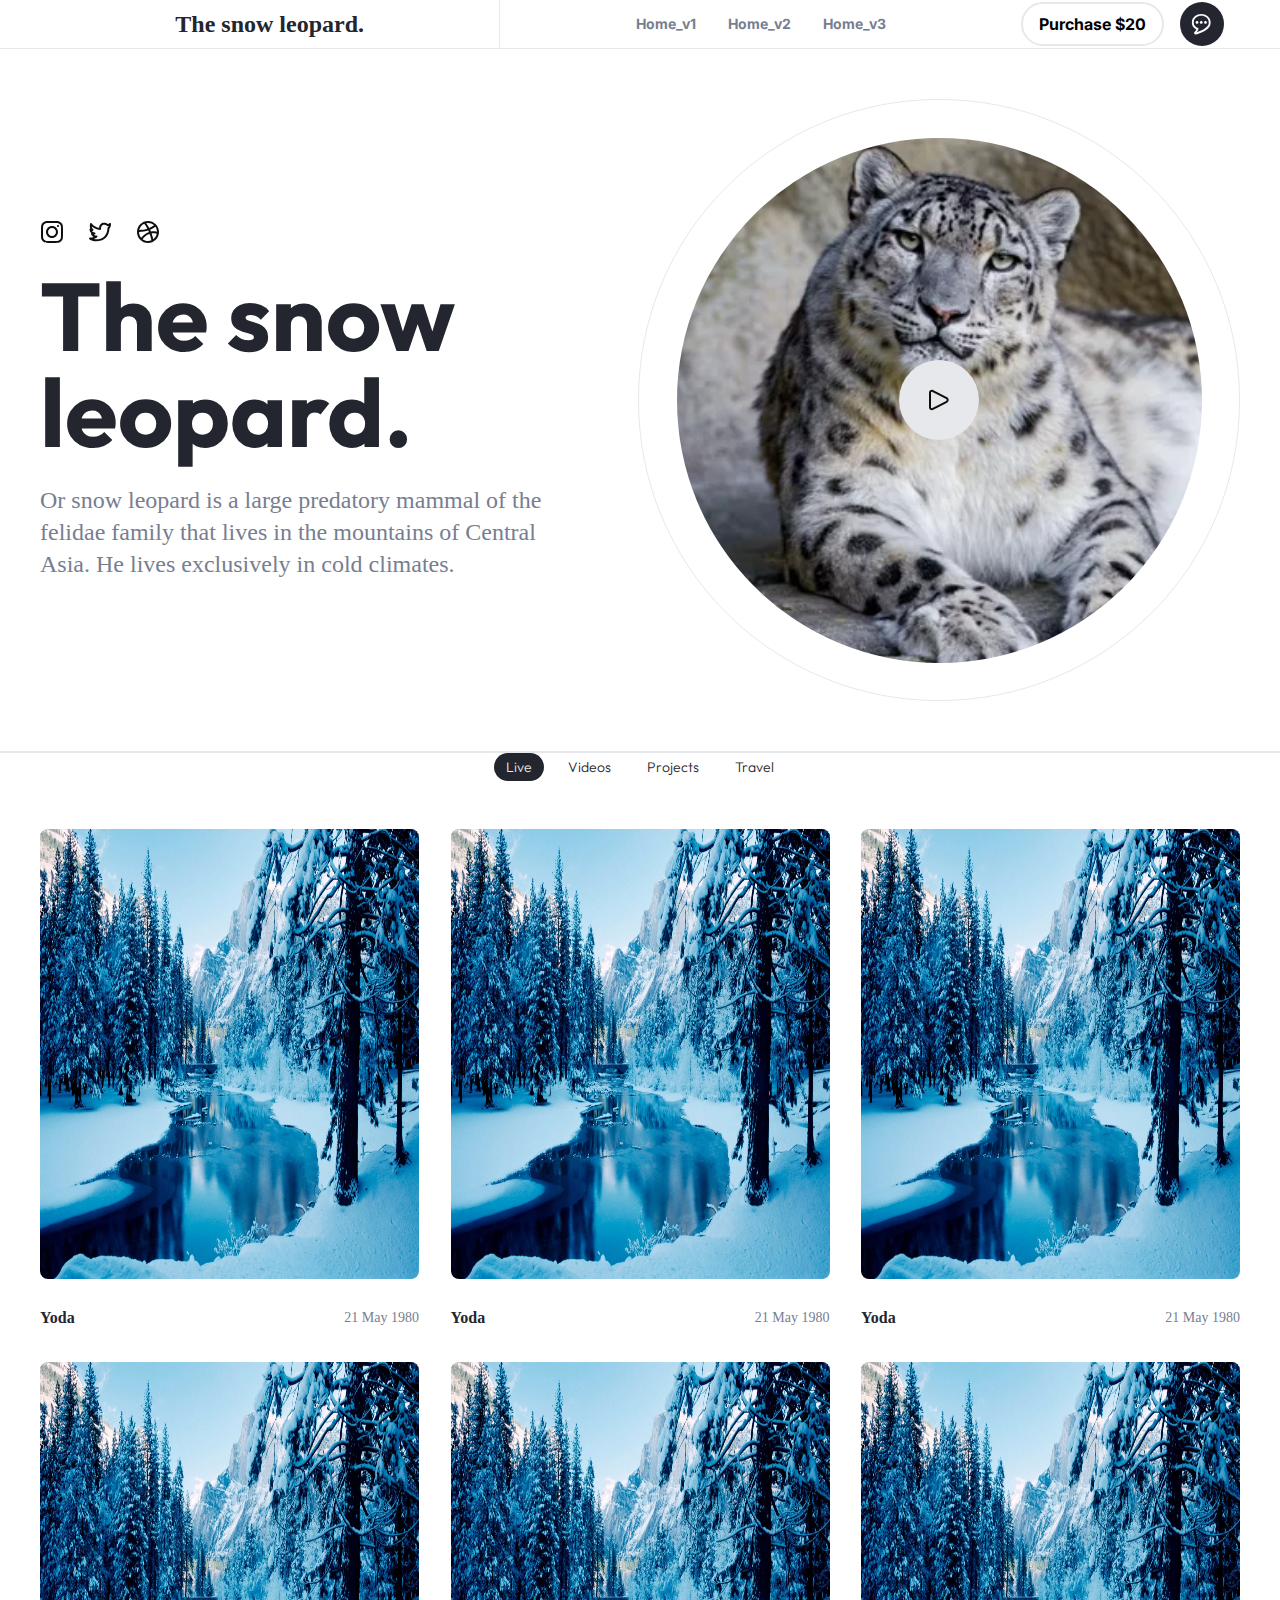
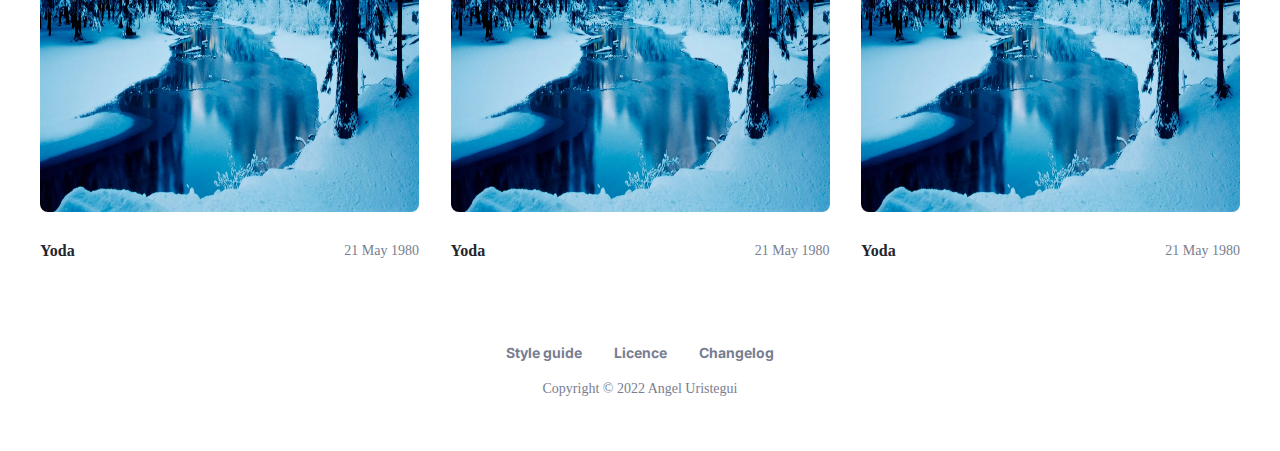
<file: veb_design-main/веб дизайн 8/index.html>
<!DOCTYPE html>
<html lang="en">

<head>
    <meta charset="UTF-8">
    <meta name="viewport" content="width=device-width, initial-scale=1.0">
    <title>Angel Uriostegui.</title>
    <link rel="stylesheet" href="css/reset.css">
    <link rel="stylesheet" href="css/normalize.css">
    <link rel="stylesheet" href="css/style.css">
</head>

<body>
    <header class="header">
        <div class="container header__container">
            <div class="header__left"></div>
                <a href="#" class="href__logo">The snow leopard.</a>
                <div class="header__verticle-line"></div>
                <nav class="header__nav">
                    <a href="Home_V1.html" class="nav__link">Home_v1</a>
                    <a href="#" class="nav__link">Home_v2</a>
                    <a href="#" class="nav__link">Home_v3</a>
                </nav>
                <div>
            <div class="header__right">
                <button class="btn__goust">Purchase $20</button>
                <button class="btn__fill"></button>
                <div class="header__icon-menu"></div>
            </div>
        <div>
    </header>

    <section class="hero">
        <div class="container hero__container">
            <div class="hero__content">
                <div class="hero__social">
                    <a href="#" class="social__link social__link_inst"></a>
                    <a href="#" class="social__link social__link_twit"></a>
                    <a href="#" class="social__link social__link_drib"></a>
                </div>
                <h1 class="hero__title">The snow leopard.</h1>
                <p class="hero__subtitle">Or snow leopard is a large predatory mammal of 
                    the felidae family that lives in the mountains of Central Asia. 
                    He lives exclusively in cold climates.
                </p>
            </div>
            <div class="hero__player">
                <div class="player__preview">
                    <div class="player__btn"></div>
                </div>
            </div>
        </div>
    </section>

    <section class="gallery"></section>
            <div class="container gallery__container">
                <nav class="gallery__nav">
                    <button class="gallery__btn gallery__btn_active">Live</button>
                    <button class="gallery__btn">Videos</button>
                    <button class="gallery__btn">Projects</button>
                    <button class="gallery__btn">Travel</button>
                </nav>
                <div class="gallery__cards">
                    <div class="gallery__card">
                        <img src="img/i (1).webp" alt="card img" class="card__img">
                        <div class="card__content">
                            <span class="card__name">Yoda</span>
                            <span class="card__date">21 May 1980</span>

                        </div>
                    </div>

                    <div class="gallery__card">
                        <img src="img/i (1).webp" alt="card img" class="card__img">
                        <div class="card__content">
                            <span class="card__name">Yoda</span>
                            <span class="card__date">21 May 1980</span>

                        </div>
                    </div>

                    <div class="gallery__card">
                        <img src="img/i (1).webp" alt="card img" class="card__img">
                        <div class="card__content">
                            <span class="card__name">Yoda</span>
                            <span class="card__date">21 May 1980</span>

                        </div>
                    </div>

                    <div class="gallery__card">
                        <img src="img/i (1).webp" alt="card img" class="card__img">
                        <div class="card__content">
                            <span class="card__name">Yoda</span>
                            <span class="card__date">21 May 1980</span>

                        </div>
                    </div>

                    <div class="gallery__card">
                        <img src="img/i (1).webp" alt="card img" class="card__img">
                        <div class="card__content">
                            <span class="card__name">Yoda</span>
                            <span class="card__date">21 May 1980</span>

                        </div>
                    </div>

                    <div class="gallery__card">
                        <img src="img/i (1).webp" alt="card img" class="card__img">
                        <div class="card__content">
                            <span class="card__name">Yoda</span>
                            <span class="card__date">21 May 1980</span>
                        </div>
                    </div>
                </div>
            </div>
        </section>

    <footer class="footer">
        <div class="conteiner footer_conteiner">
            <div class="footer__nav">
                <a href="#" class="nav__link">Style guide</a>
                <a href="#" class="nav__link">Licence</a>
                <a href="#" class="nav__link">Changelog</a>
            </div>
            <span class="footer__copy">Copyright © 2022 Angel Uristegui</span>
        </div>
    </footer>
</body>
</html>
</file>
<file: veb_design-main/веб дизайн 8/css/style.css>
@font-face {
    font-family: 'Inter';
    src: url(../fonts/Inter-VariableFont_opsz\,wght.ttf);
}

@font-face {
    font-family: 'Outfit';
    src: url(../fonts/Outfit-VariableFont_wght.ttf);
}

.body {
    font-family: 'Inter';
    font-weight: 400;
    box-sizing: border-box;
}

.container {
    width: 1200px;
    margin: 0 auto;
}

/* header */

.header {
    padding: 0 36px;
    border-bottom: 1px solid #e6e8ec;
}

.header__container {
    display: flex;
    align-items: center;
    justify-content: space-between;
}

.header__left {
    display: flex;
    align-items: center;
    gap: 48px;
}

.header__right {
    display: flex;
    align-items: center;
    gap: 16px;
}

.href__logo {
    font-weight: 600;
    font-size: 24px;
    line-height: 32px;
    color: #23262f;
    text-decoration: none;
}

.header__verticle-line {
    width: 1px;
    height: 48px;
    background-color: #e6e8ec;
}

.header__nav {
    display: flex;
    align-items: center;
    gap: 32px
}

.nav__link {
    font-family: 'Inter';
    font-size: 14px;
    font-weight: 700;
    line-height: 16px;
    color: #777e90;
    text-decoration: none;
}

.btn__goust {
    padding:12px 16px;
    background: none;
    border: 2px solid #e6e8ec;
    border-radius: 999px;
    font-family: 'Inter';
    font-weight: 700;
    line-height: 16px;
    cursor: pointer;
}

.btn__fill{
    width: 44px;
    height: 44px;
    background-color: #23262f;
    border: none;
    border-radius: 22px;
    background-image: 22px;
    background-image: url(../img/chat-writing.svg);
    background-position: center;
    background-repeat: no-repeat;
    cursor: pointer;
}

/*hero*/

.hero {
    padding: 50px 0;
    border-bottom: 1px solid #e6e8ec;
}

.hero__container {
    display: flex;
    align-items: center;
    justify-content: space-between;
}

.hero__content {
    display: flex;
    flex-direction: column;
    gap: 24px;
    width: 530px;
}

.hero__social{
    display: flex;
    align-items: center;
    gap: 24px;
}

.social__link{
    display: block;
    width: 24px;
    height: 24px;
    background-position: center;
    background-repeat: no-repeat;
}

.social__link_inst{
    background-image: url(../img/instagram.svg);
}

.social__link_twit{
    background-image: url(../img/twitter.svg);
}

.social__link_drib{
    background-image: url(../img/dribbble.svg);
}

.hero__title {
    font-family: 'Outfit';
    font-weight: 700;
    font-size: 96px;
    line-height: 96px;
    letter-spacing: -2%;
    color: #23262f;
    margin: 0%;
}

.hero__subtitle{
    font-size: 24px;
    line-height: 32px;
    letter-spacing: -1%;
    color: #777e90;
}

.hero__player{
    display: flex;
    align-items: center;
    justify-content: center;
    width: 600px;
    height: 600px;
    border-radius: 300px;
    background: none;
    border: 1px solid #e6e8ec;
}

.player__preview_1{
    width: 525px;
    height: 525px;
    border-radius: 50%;
    background: url(../img/image\ \(1\).jpg);
    background-size: cover;
    display: flex;
    align-items: center;
    justify-content: center;
}

.player__preview{
    width: 525px;
    height: 525px;
    border-radius: 50%;
    background: url(../img/i.webp);
    background-size: cover;
    display: flex;
    align-items: center;
    justify-content: center;
}

.player__btn{
    width: 80px;
    height: 80px;
    border-radius: 40px;
    background-color: #e6e8ec;
    background-image: url(../img/play.svg);
    background-position: center;
    background-repeat: no-repeat;
    border: none;
    cursor: pointer;
}

/* gallery */

.gallery{
    padding: 0 98px;
    border-bottom: 1px solid #e6e8ec;
}

.gallery__container{
    display: flex;
    flex-direction: column;
    align-items: center;
    gap: 48px;
}

.gallery__nav{
    display: flex;
    align-items: center;
    gap: 12px;
}

.gallery__btn{
    font-family: 'Outfit';
    font-weight: 300;
    font-size: 14px;
    line-height: 16px;
    color: #23262f;
    background: none;
    border: none;
    border-radius: 999px;
    padding: 6px 12px;
    cursor: pointer;
}

.gallery__btn_active{
    background-color: #23262f;
    color: #e6e8ec;
}

.gallery__btn:hover{
    outline: 1px solid #e6e8ec;
}

.gallery__cards{
    display: flex;
    flex-wrap: wrap;
    align-items: start;
    justify-content: space-between;
}

.gallery__card{
    margin-bottom: 32px;
}

.card__img{
    width: 379px;
    height: 450px;
    border-radius: 8px;
    margin-bottom: 24px;
}

.card__name{
    font-weight: 600;
    font-size: 16px;
    line-height: 24px;
    color: #23262f;
}

.card__date{
    font-size: 14px;
    line-height: 24px;
    color: #777e90;
}

.card__content{
    display: flex;
    align-items: center;
    justify-content: space-between;
}

/*footer*/

.footer{
    padding: 50px 0;
}

.footer_conteiner{
    display: flex;
    flex-direction: column;
    align-items: center;
    gap: 16px;
}

.footer__nav{
    display: flex;
    align-items: center;
    gap: 32px;
}

.footer__copy{
    font-size: 14px;
    line-height: 24px;
    color: #777e90;
}

.nav__link:hover{
    color: #23262f;
}

@media(max-width: 768px){
    .container{
        width: 648px;
    }

    .header__verticle-line{
        display: none;
    }

    .header__nav{
        display: none;
    }

    .btn__fill{
        display: none;
    }

    .btn__goust{
        display: none;
    }

    .header__icon-menu{
        width: 44px;
        height: 44px;
        background-image: url(../img/menu.svg);
        background-position: center;
        background-repeat: no-repeat;
    }

    .hero__container {
        flex-direction: column;
        gap: 48px;
    }

    .hero__title{
        font-size: 64px;
        line-height: 64px;
    }

    .hero__subtitle{
        font-size: 16px;
        line-height: 24px;
    }

    .hero__content{
        width: 100%;
    }

    .hero__player{
        width: 100%;
        height: 350px;
    }

    .player__preview_1{
        width: 588px;
        height: 290px;
        border-radius: 145px;
    }

    .player__preview{
        width: 588px;
        height: 290px;
        border-radius: 145px;
    }

    .card__img{
        width: 308px;
        height: 450px;
    }
}

@media(max-width: 474px){
    .container{
        width: 410px;
    }

    .hero__title{
        font-size: 48px;
        line-height: 48px;
    }

    .hero__player{
        width: 360px;
        height: 360px;
    }

    .player__preview{
        width: 300px;
        height: 300px;
        border-radius: 150px;
    }

    .card__img{
        width: 410px;
    }
}
</file>
